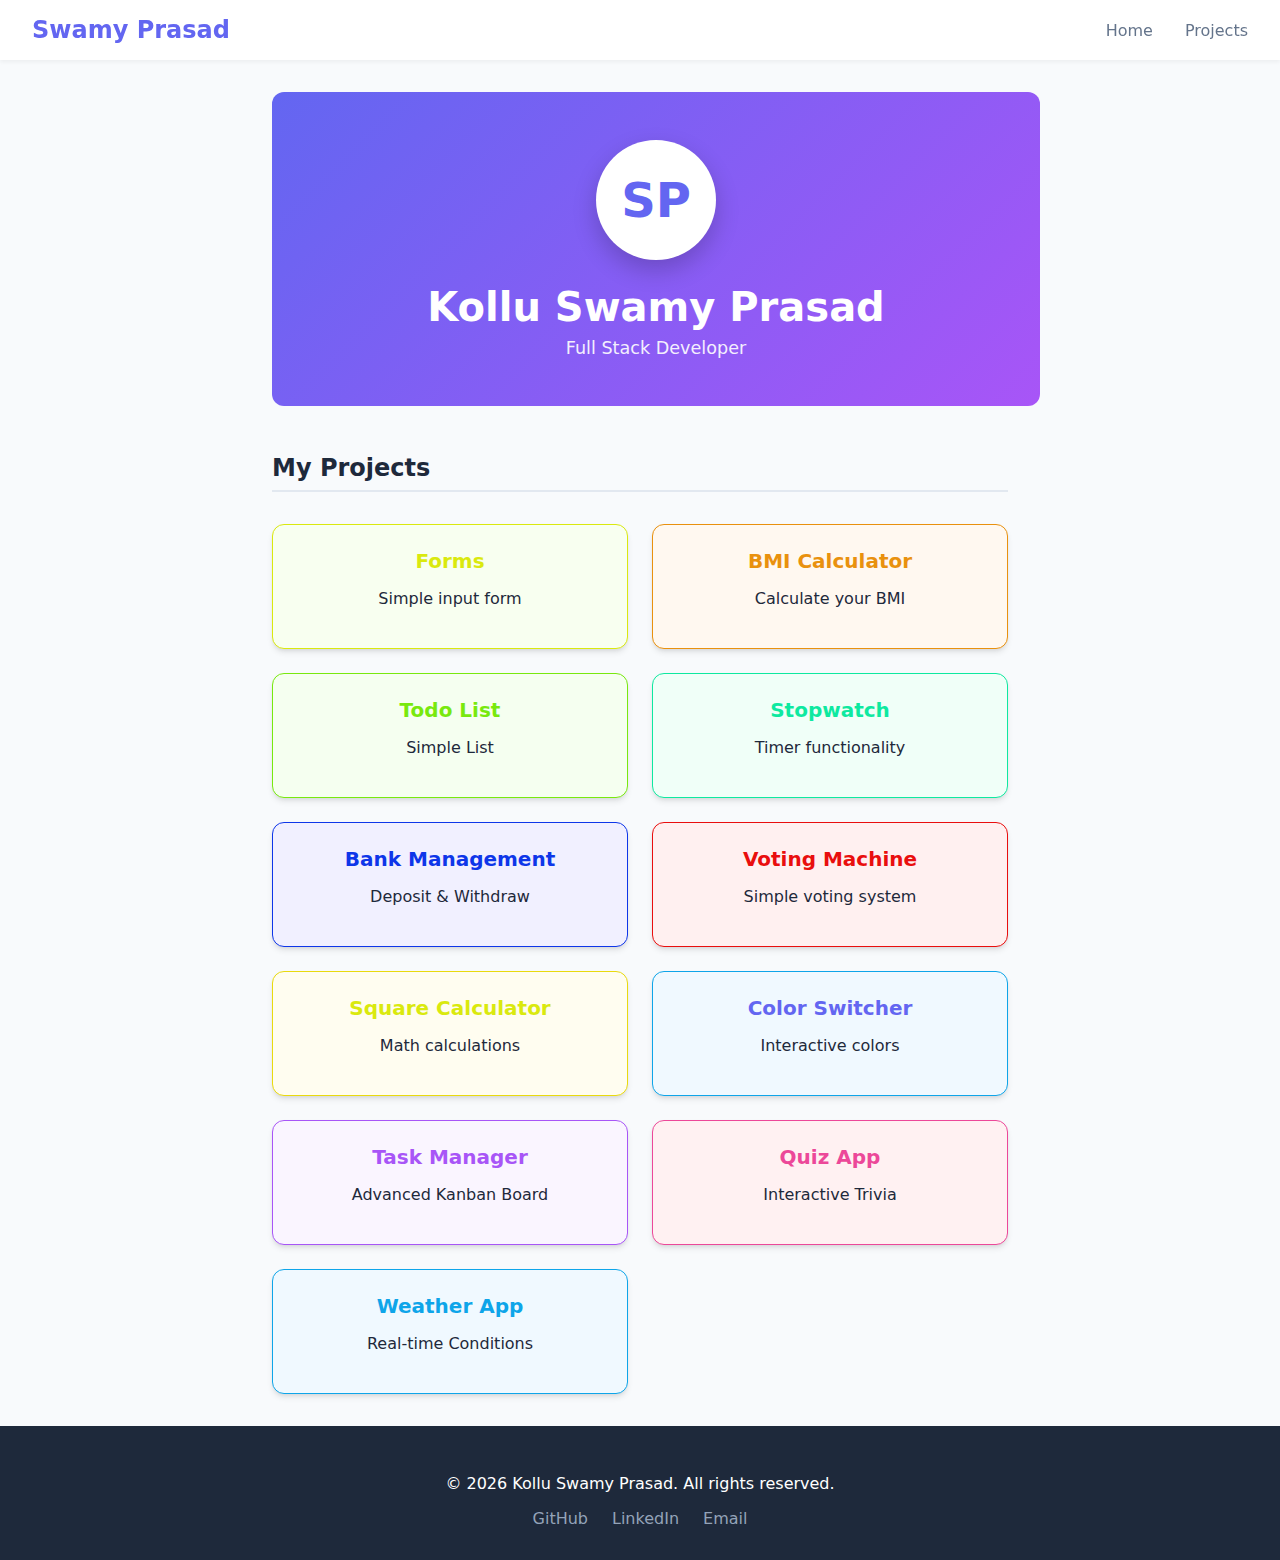
<file: index.html>
<!DOCTYPE html>
<html lang="en">

<head>
    <meta charset="UTF-8">
    <meta name="viewport" content="width=device-width, initial-scale=1.0">
    <title>Microcodes Dashboard</title>
    <link rel="stylesheet" href="styles.css">
</head>

<body>
    <!-- Navigation -->
    <nav class="navbar">
        <a href="#" class="logo">Swamy Prasad</a>
        <div class="nav-links">
            <a href="#home">Home</a>
            <a href="#projects">Projects</a>
        </div>
    </nav>

    <!-- Main Content -->
    <div class="container" id="home">
        <!-- Hero Section -->
        <div class="hero-section">
            <div class="avatar">SP</div>
            <h1 class="hero-title">Kollu Swamy Prasad</h1>
            <p class="hero-subtitle">Full Stack Developer</p>
        </div>

        <h2 id="projects" style="border-bottom: 2px solid #e2e8f0; padding-bottom: 0.5rem; margin-top: 3rem;">My
            Projects</h2>

        <div class="task-grid">
            <!-- New Core Apps -->
            
            <!-- Existing Microcodes -->
            <a href="1forms.html" class="task-card" style="border-color: #dae90e; background: #f8fff0;">
                <h3 style="color: #dae90e;">Forms</h3>
                <p>Simple input form</p>
            </a>
            <a href="2bmi.html" class="task-card" style="border-color: #e9910e; background: #fff8f0;">
                <h3 style="color: #e9910e;">BMI Calculator</h3>
                <p>Calculate your BMI</p>
            </a>
            <a href="3todolist.html" class="task-card" style="border-color: #78e90e; background: #f5fff0;">
                <h3 style="color: #78e90e;">Todo List</h3>
                <p>Simple List</p>
            </a>
            <a href="4stopwatch.html" class="task-card" style="border-color: #0ee9a0; background: #f0fff8;">
                <h3 style="color: #0ee9a0;">Stopwatch</h3>
                <p>Timer functionality</p>
            </a>
            <a href="5bankmanagment.html" class="task-card" style="border-color: #0e36e9; background: #f1f0ff;">
                <h3 style="color: #0e36e9;">Bank Management</h3>
                <p>Deposit & Withdraw</p>
            </a>
            <a href="6votemachean.html" class="task-card" style="border-color: #e90e0e; background: #fff0f0;">
                <h3 style="color: #e90e0e;">Voting Machine</h3>
                <p>Simple voting system</p>
            </a>
            <a href="7squarcalu.html" class="task-card" style="border-color: #e9da0e; background: #fffdf0;">
                <h3 style="color:#dae90e ;">Square Calculator</h3>
                <p>Math calculations</p>
            </a>
            <a href="8colorchange.html" class="task-card" style="border-color: #0ea5e9; background: #f0f9ff;">
                <h3>Color Switcher</h3>
                <p>Interactive colors</p>
            </a>
            <a href="9taskmanager.html" class="task-card" style="border-color: #a855f7; background: #faf5ff;">
                <h3 style="color: #a855f7;">Task Manager</h3>
                <p>Advanced Kanban Board</p>
            </a>
            <a href="10quizapp.html" class="task-card" style="border-color: #ec4899; background: #fff1f2;">
                <h3 style="color: #ec4899;">Quiz App</h3>
                <p>Interactive Trivia</p>
            </a>
            <a href="11weatherapp.html" class="task-card" style="border-color: #0ea5e9; background: #f0f9ff;">
                <h3 style="color: #0ea5e9;">Weather App</h3>
                <p>Real-time Conditions</p>
            </a>
        </div>
    </div>

    <!-- Footer -->
    <footer class="footer">
        <p>&copy; 2026 Kollu Swamy Prasad. All rights reserved.</p>
        <div class="social-links">
            <a href="https://github.com/swamyprasad9525" target="_blank">GitHub</a>
            <a href="https://www.linkedin.com/in/kollu-swamy-prasad-219ba3297/" target="_blank">LinkedIn</a>
            <a href="mailto:kolliswami784@gmail.com" target="_blank">Email</a>
        </div>
    </footer>
</body>

</html>
</file>
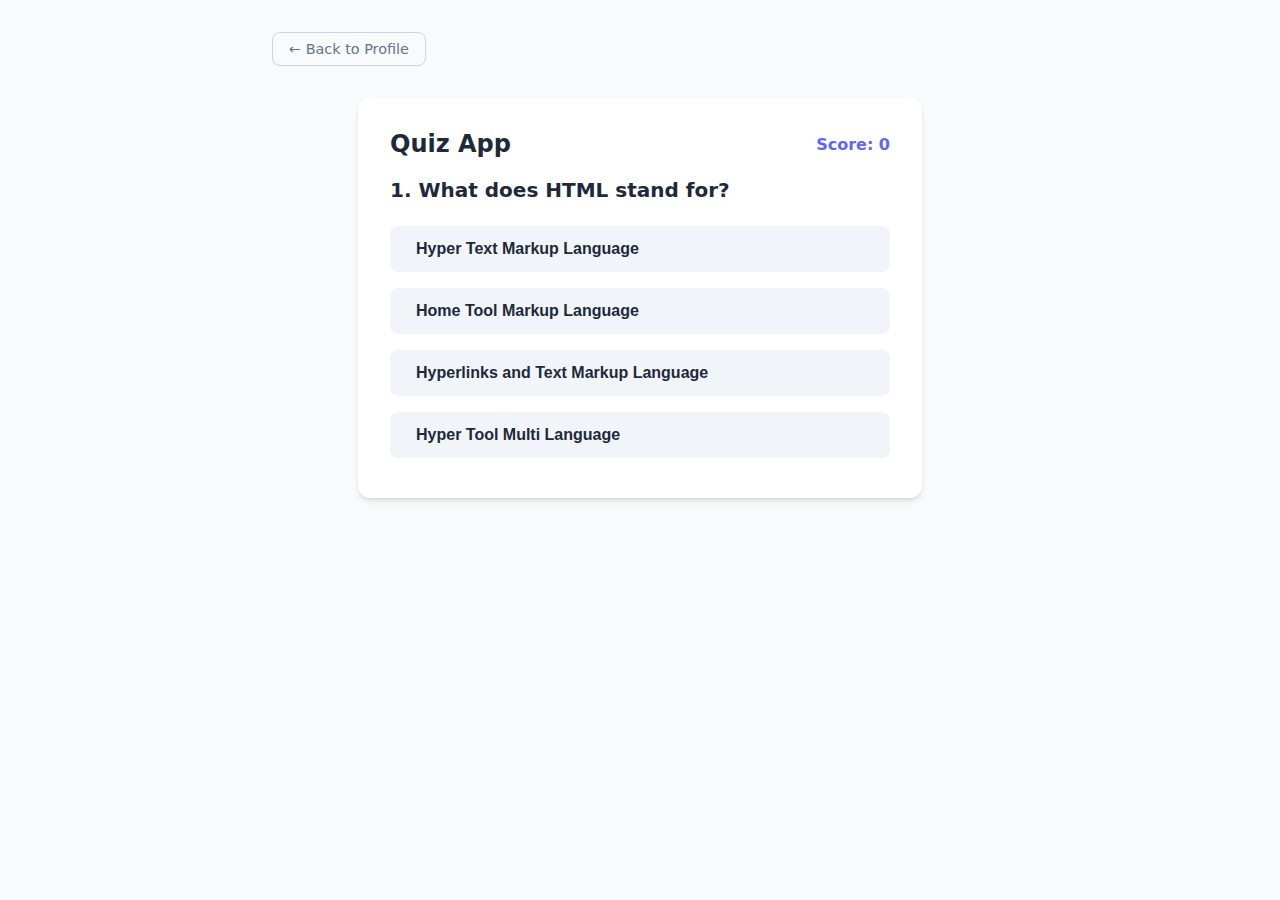
<file: 10quizapp.html>
<!DOCTYPE html>
<html lang="en">

<head>
    <meta charset="UTF-8">
    <meta name="viewport" content="width=device-width, initial-scale=1.0">
    <title>Quiz App</title>
    <link rel="stylesheet" href="styles.css">
    <style>
        .option-btn {
            background-color: #f1f5f9;
            color: var(--text-primary);
            text-align: left;
            margin-bottom: 0.5rem;
            border: 2px solid transparent;
        }

        .option-btn:hover {
            background-color: #e2e8f0;
            border-color: var(--primary-color);
        }

        .option-btn.correct {
            background-color: #dcfce7;
            border-color: #22c55e;
            color: #15803d;
        }

        .option-btn.wrong {
            background-color: #fee2e2;
            border-color: #ef4444;
            color: #b91c1c;
        }

        .hidden {
            display: none;
        }
    </style>
</head>

<body>
    <div class="container">
        <a href="index.html" class="back-btn">← Back to Profile</a>

        <div class="center-box" style="max-width: 500px;">
            <div id="quiz-container">
                <div style="display: flex; justify-content: space-between; align-items: center; margin-bottom: 1rem;">
                    <h2 style="margin: 0;">Quiz App</h2>
                    <span id="score" style="font-weight: bold; color: var(--primary-color);">Score: 0</span>
                </div>

                <div id="question-area">
                    <h3 id="question-text" style="font-size: 1.25rem;">Question goes here...</h3>
                    <div id="options-container">
                        <!-- Options injected here -->
                    </div>
                    <button id="next-btn" class="hidden" onclick="nextQuestion()" style="margin-top: 1rem;">Next
                        Question →</button>
                </div>
            </div>

            <div id="result-area" class="hidden" style="text-align: center;">
                <h2 style="font-size: 2rem;">Quiz Completed!</h2>
                <p style="font-size: 1.5rem;">Your Score: <span id="final-score"
                        style="color: var(--primary-color); font-weight: bold;"></span></p>
                <button onclick="restartQuiz()">Restart Quiz</button>
            </div>
        </div>
    </div>

    <script>
        const questions = [
            {
                question: "What does HTML stand for?",
                options: ["Hyper Text Markup Language", "Home Tool Markup Language", "Hyperlinks and Text Markup Language", "Hyper Tool Multi Language"],
                answer: 0
            },
            {
                question: "Which language is used for styling web pages?",
                options: ["HTML", "JQuery", "CSS", "XML"],
                answer: 2
            },
            {
                question: "What is the correct syntax for referring to an external script called 'app.js'?",
                options: ["<script href='app.js'>", "<script name='app.js'>", "<script src='app.js'>", "<script file='app.js'>"],
                answer: 2
            },
            {
                question: "Which HTML tag is used to define an internal style sheet?",
                options: ["<css>", "<script>", "<style>", "<link>"],
                answer: 2
            }
        ];

        let currentQuestion = 0;
        let score = 0;

        function loadQuestion() {
            const q = questions[currentQuestion];
            document.getElementById('question-text').textContent = `${currentQuestion + 1}. ${q.question}`;
            const optsDiv = document.getElementById('options-container');
            optsDiv.innerHTML = '';

            q.options.forEach((opt, index) => {
                const btn = document.createElement('button');
                btn.className = 'option-btn';
                btn.textContent = opt;
                btn.onclick = () => checkAnswer(index, btn);
                optsDiv.appendChild(btn);
            });
            document.getElementById('next-btn').classList.add('hidden');
        }

        function checkAnswer(selectedIndex, btn) {
            // Disable all buttons
            const buttons = document.querySelectorAll('.option-btn');
            buttons.forEach(b => b.disabled = true);

            const correctIndex = questions[currentQuestion].answer;
            if (selectedIndex === correctIndex) {
                btn.classList.add('correct');
                score++;
                document.getElementById('score').textContent = `Score: ${score}`;
            } else {
                btn.classList.add('wrong');
                // Highlight correct answer
                buttons[correctIndex].classList.add('correct');
            }
            document.getElementById('next-btn').classList.remove('hidden');
        }

        function nextQuestion() {
            currentQuestion++;
            if (currentQuestion < questions.length) {
                loadQuestion();
            } else {
                showResult();
            }
        }

        function showResult() {
            document.getElementById('quiz-container').classList.add('hidden');
            document.getElementById('result-area').classList.remove('hidden');
            document.getElementById('final-score').textContent = `${score} / ${questions.length}`;
        }

        function restartQuiz() {
            currentQuestion = 0;
            score = 0;
            document.getElementById('score').textContent = `Score: 0`;
            document.getElementById('quiz-container').classList.remove('hidden');
            document.getElementById('result-area').classList.add('hidden');
            loadQuestion();
        }

        // Start
        loadQuestion();
    </script>
</body>

</html>
</file>
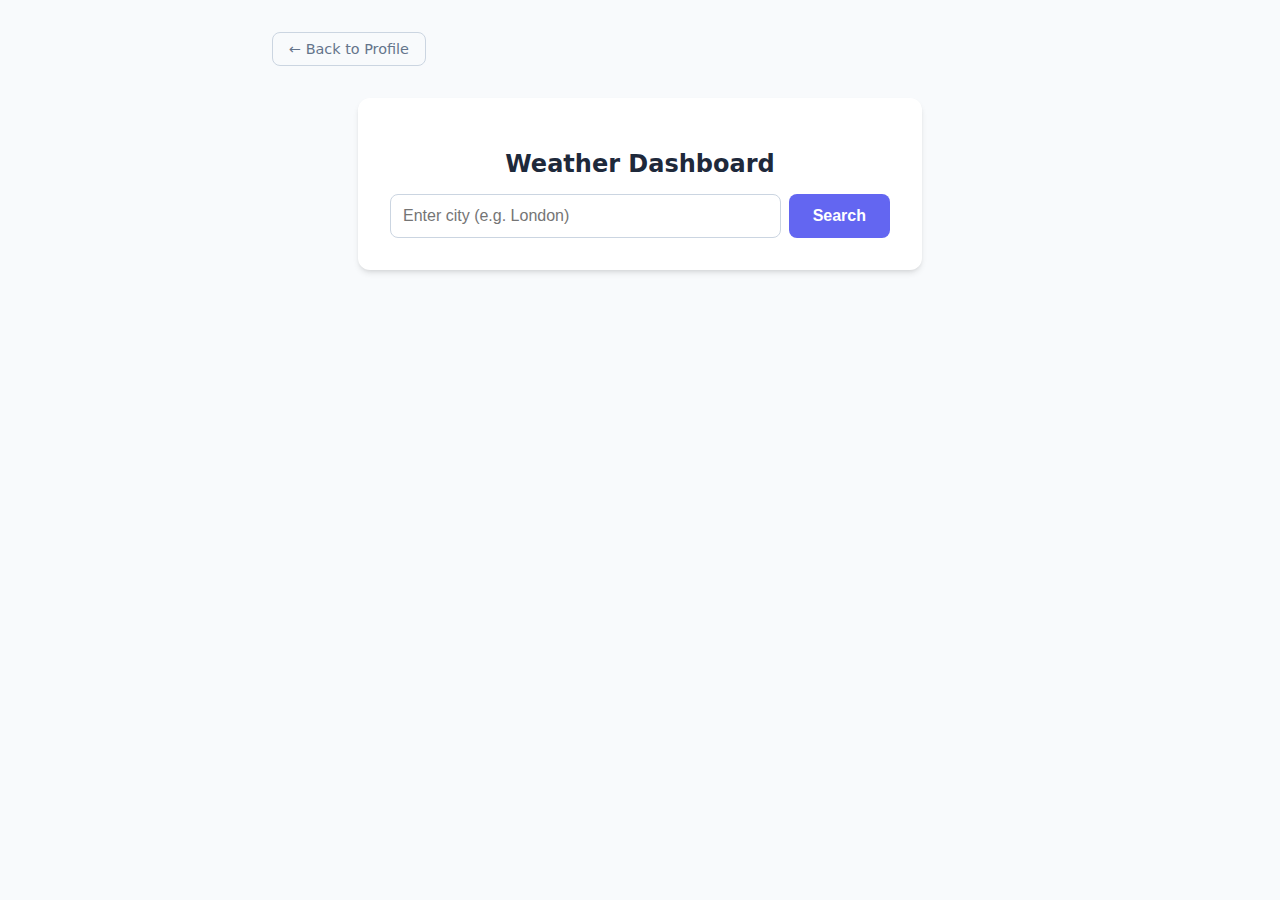
<file: 11weatherapp.html>
<!DOCTYPE html>
<html lang="en">

<head>
    <meta charset="UTF-8">
    <meta name="viewport" content="width=device-width, initial-scale=1.0">
    <title>Weather Dashboard</title>
    <link rel="stylesheet" href="styles.css">
    <style>
        .weather-card {
            text-align: center;
            background: linear-gradient(to bottom right, #38bdf8, #3b82f6);
            color: white;
            padding: 2rem;
            border-radius: 12px;
            margin-top: 1.5rem;
        }

        .temp {
            font-size: 4rem;
            font-weight: bold;
            margin: 0.5rem 0;
        }

        .condition {
            font-size: 1.5rem;
            opacity: 0.9;
            margin-bottom: 0.5rem;
        }

        .details {
            display: flex;
            justify-content: center;
            gap: 2rem;
            margin-top: 1rem;
            opacity: 0.8;
        }
    </style>
</head>

<body>
    <div class="container">
        <a href="index.html" class="back-btn">← Back to Profile</a>

        <div class="center-box" style="max-width: 500px;">
            <h2 style="text-align: center;">Weather Dashboard</h2>

            <div style="display: flex; gap: 0.5rem;">
                <input type="text" id="cityInput" placeholder="Enter city (e.g. London)" style="margin-bottom: 0;">
                <button onclick="getWeather()" style="width: auto; margin-top: 0;">Search</button>
            </div>

            <div id="weatherData" class="weather-card hidden" style="display: none;">
                <h3 id="cityName">City Name</h3>
                <div class="temp"><span id="tempVal">--</span>°C</div>
                <div class="condition" id="conditionText">Clear Sky</div>
                <div class="details">
                    <div>Wind: <span id="windVal">--</span> km/h</div>
                </div>
            </div>

            <p id="errorMsg" style="text-align: center; color: #ef4444; display: none; margin-top: 1rem;">City not found
                or API error.</p>
        </div>
    </div>

    <script>
        async function getWeather() {
            const city = document.getElementById('cityInput').value.trim();
            if (!city) return;

            const errorMsg = document.getElementById('errorMsg');
            const weatherDiv = document.getElementById('weatherData');

            errorMsg.style.display = 'none';
            weatherDiv.style.display = 'none';

            try {
                // 1. Geocoding API to get lat/long
                const geoRes = await fetch(`https://geocoding-api.open-meteo.com/v1/search?name=${city}&count=1&language=en&format=json`);
                const geoData = await geoRes.json();

                if (!geoData.results || geoData.results.length === 0) {
                    throw new Error('City not found');
                }

                const { latitude, longitude, name, country } = geoData.results[0];

                // 2. Weather API
                const weatherRes = await fetch(`https://api.open-meteo.com/v1/forecast?latitude=${latitude}&longitude=${longitude}&current_weather=true`);
                const weatherData = await weatherRes.json();

                // 3. Update UI
                document.getElementById('cityName').textContent = `${name}, ${country}`;
                document.getElementById('tempVal').textContent = weatherData.current_weather.temperature;
                document.getElementById('windVal').textContent = weatherData.current_weather.windspeed;

                // Map WMO codes to text (simple version)
                const code = weatherData.current_weather.weathercode;
                let condition = "Clear";
                if (code > 0 && code <= 3) condition = "Partly Cloudy";
                else if (code > 3 && code <= 48) condition = "Foggy";
                else if (code > 48 && code <= 67) condition = "Rainy";
                else if (code > 67 && code <= 77) condition = "Snowy";
                else if (code > 80) condition = "Stormy";

                document.getElementById('conditionText').textContent = condition;

                weatherDiv.style.display = 'block';

            } catch (err) {
                console.error(err);
                errorMsg.style.display = 'block';
                errorMsg.textContent = "Could not fetch weather data. Please try again.";
            }
        }
    </script>
</body>

</html>
</file>
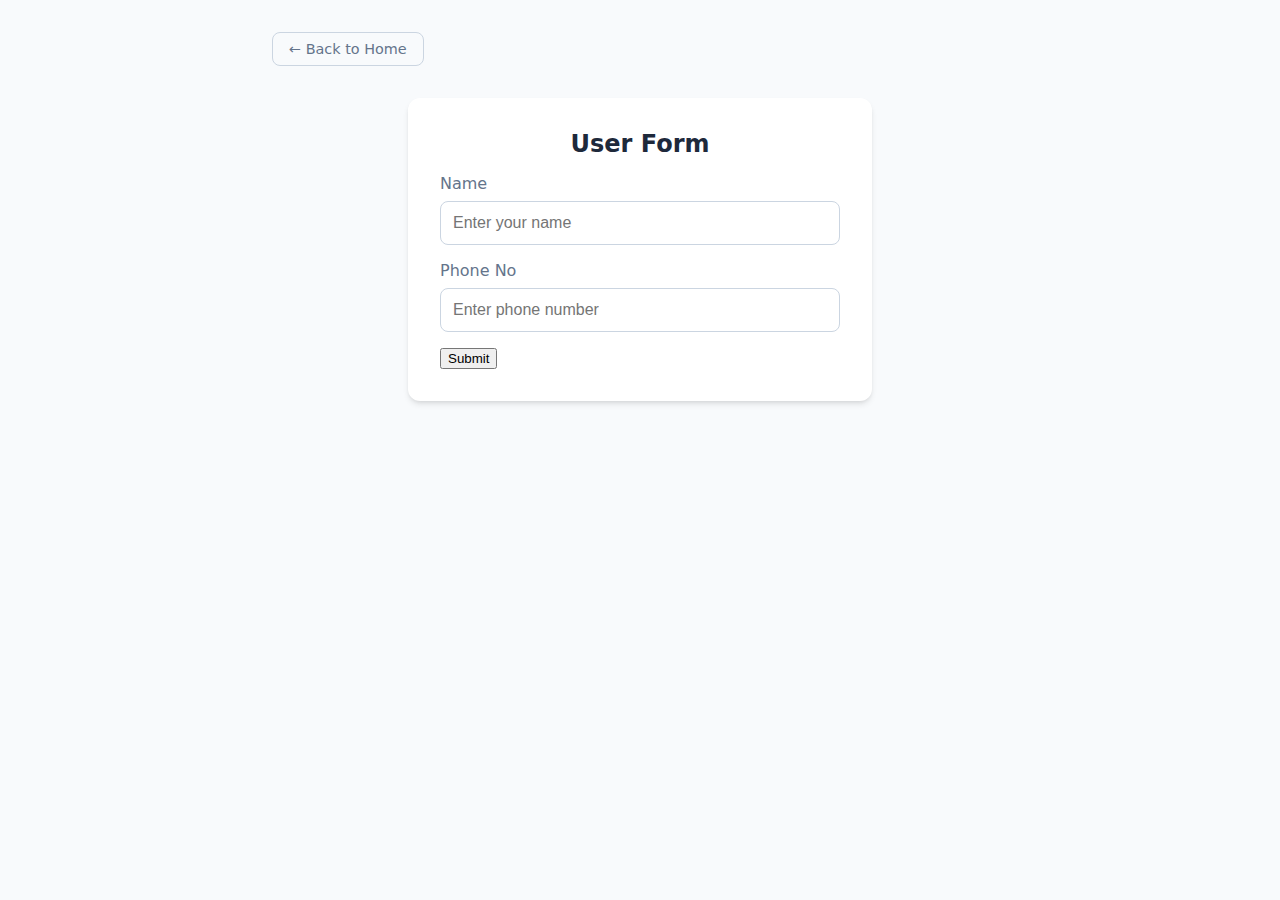
<file: 1forms.html>
<!DOCTYPE html>
<html lang="en">

<head>
    <meta charset="UTF-8">
    <meta name="viewport" content="width=device-width, initial-scale=1.0">
    <title>Forms</title>
    <link rel="stylesheet" href="styles.css">
</head>

<body>
    <div class="container">
        <a href="index.html" class="back-btn">← Back to Home</a>

        <div class="center-box">
            <h2 style="text-align: center; margin-top: 0;">User Form</h2>
            <form onsubmit="alertfunction(event)">
                <label for="name">Name</label>
                <input type="text" placeholder="Enter your name" id="name" required>

                <label for="phone">Phone No</label>
                <input type="number" placeholder="Enter phone number" id="phone">

                <input type="submit" value="Submit">
            </form>
        </div>
    </div>

    <script>
        function alertfunction(event) {
            event.preventDefault();
            const n = document.getElementById("name").value;
            alert(`Hi ${n}`);
            console.log(n);
        }
    </script>
</body>

</html>
</file>
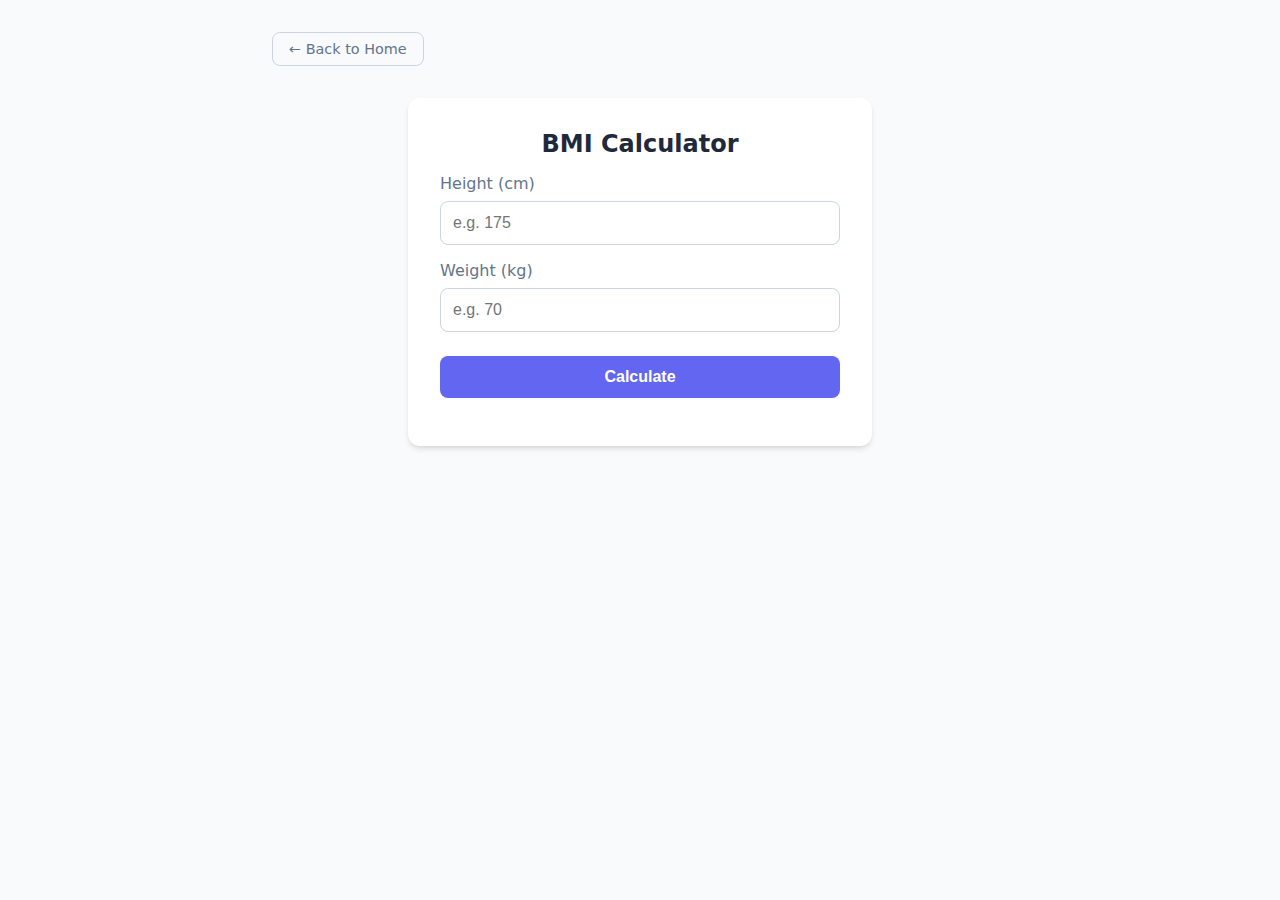
<file: 2bmi.html>
<!DOCTYPE html>
<html lang="en">

<head>
  <meta charset="UTF-8">
  <meta name="viewport" content="width=device-width, initial-scale=1.0">
  <title>BMI Calculator</title>
  <link rel="stylesheet" href="styles.css">
</head>

<body>
  <div class="container">
    <a href="index.html" class="back-btn">← Back to Home</a>

    <div class="center-box">
      <h2 style="text-align: center; margin-top: 0;">BMI Calculator</h2>
      <label for="height">Height (cm)</label>
      <input type="number" id="height" placeholder="e.g. 175" required>

      <label for="weight">Weight (kg)</label>
      <input type="number" id="weight" placeholder="e.g. 70" required>

      <button onclick="calculateBMI()">Calculate</button>
      <div id="bmiResult" style="margin-top: 1rem; text-align: center; font-weight: bold; color: var(--primary-color);">
      </div>
    </div>
  </div>

  <script>
    function calculateBMI() {
      const h = parseFloat(document.getElementById('height').value) / 100;
      const w = parseFloat(document.getElementById('weight').value);
      if (h > 0 && w > 0) {
        const bmi = (w / (h * h)).toFixed(2);
        document.getElementById('bmiResult').textContent = `Your BMI is ${bmi}`;
      } else {
        document.getElementById('bmiResult').textContent = 'Please enter valid values.';
      }
    }
  </script>
</body>

</html>
</file>
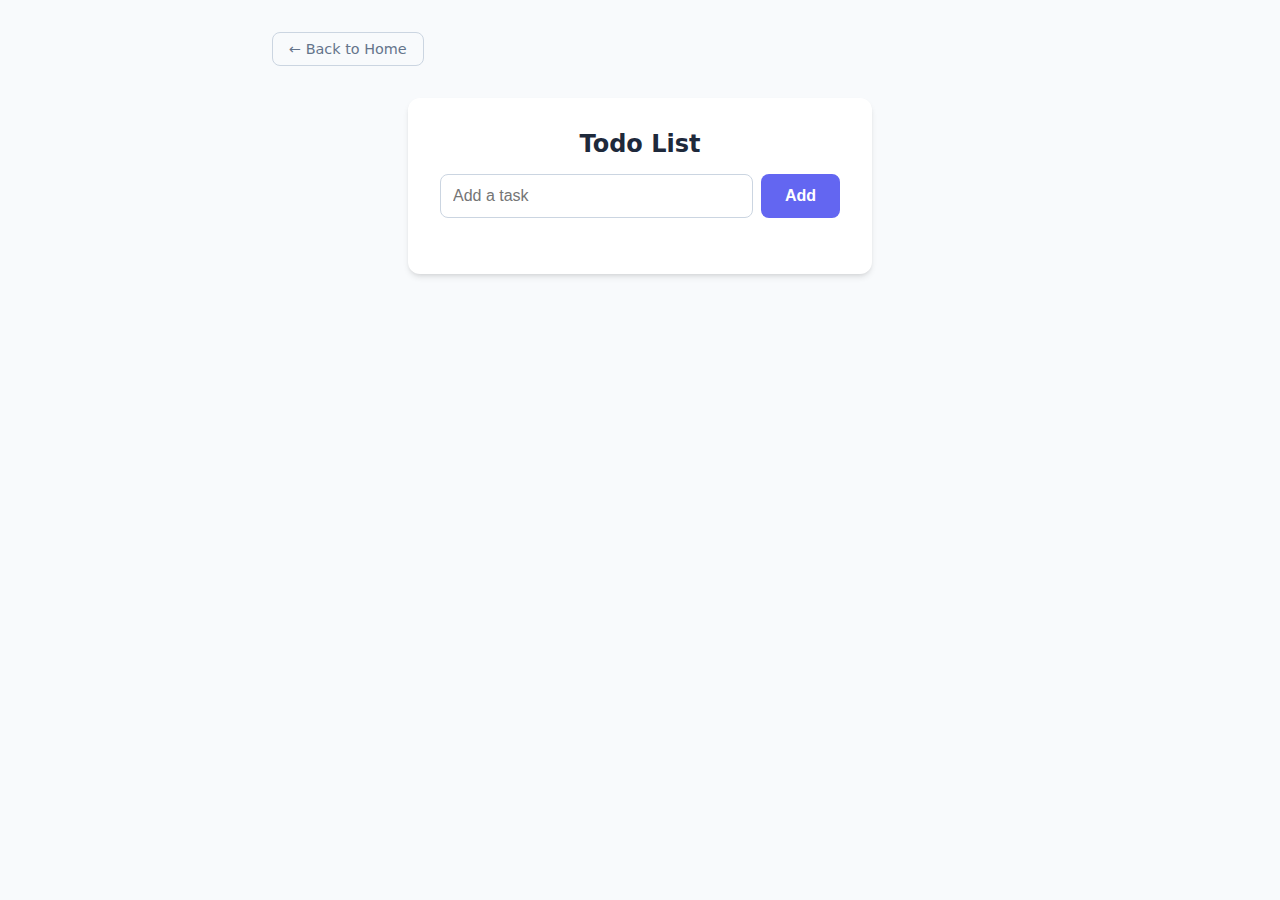
<file: 3todolist.html>
<!DOCTYPE html>
<html lang="en">

<head>
  <meta charset="UTF-8">
  <meta name="viewport" content="width=device-width, initial-scale=1.0">
  <title>Todo List</title>
  <link rel="stylesheet" href="styles.css">
  <style>
    ul {
      padding: 0;
      list-style: none;
    }

    li {
      background: #f1f5f9;
      margin: 0.5rem 0;
      padding: 0.75rem;
      border-radius: 8px;
      display: flex;
      justify-content: space-between;
      align-items: center;
    }

    li button {
      width: auto;
      margin: 0;
      padding: 0.25rem 0.75rem;
      background-color: #ef4444;
      font-size: 0.8rem;
    }

    li button:hover {
      background-color: #dc2626;
    }
  </style>
</head>

<body>
  <div class="container">
    <a href="index.html" class="back-btn">← Back to Home</a>

    <div class="center-box">
      <h2 style="text-align: center; margin-top: 0;">Todo List</h2>
      <div style="display: flex; gap: 0.5rem;">
        <input type="text" id="todoInput" placeholder="Add a task" style="margin-bottom: 0;">
        <button onclick="addTodo()" style="width: auto; margin-top: 0;">Add</button>
      </div>
      <ul id="todoList" style="margin-top: 1.5rem;"></ul>
    </div>
  </div>

  <script>
    function addTodo() {
      const input = document.getElementById('todoInput');
      const value = input.value.trim();
      if (value) {
        const li = document.createElement('li');

        const span = document.createElement('span');
        span.textContent = value;
        li.appendChild(span);

        const btn = document.createElement('button');
        btn.textContent = 'Delete';
        btn.onclick = () => li.remove();
        li.appendChild(btn);

        document.getElementById('todoList').appendChild(li);
        input.value = '';
      }
    }
  </script>
</body>

</html>
</file>
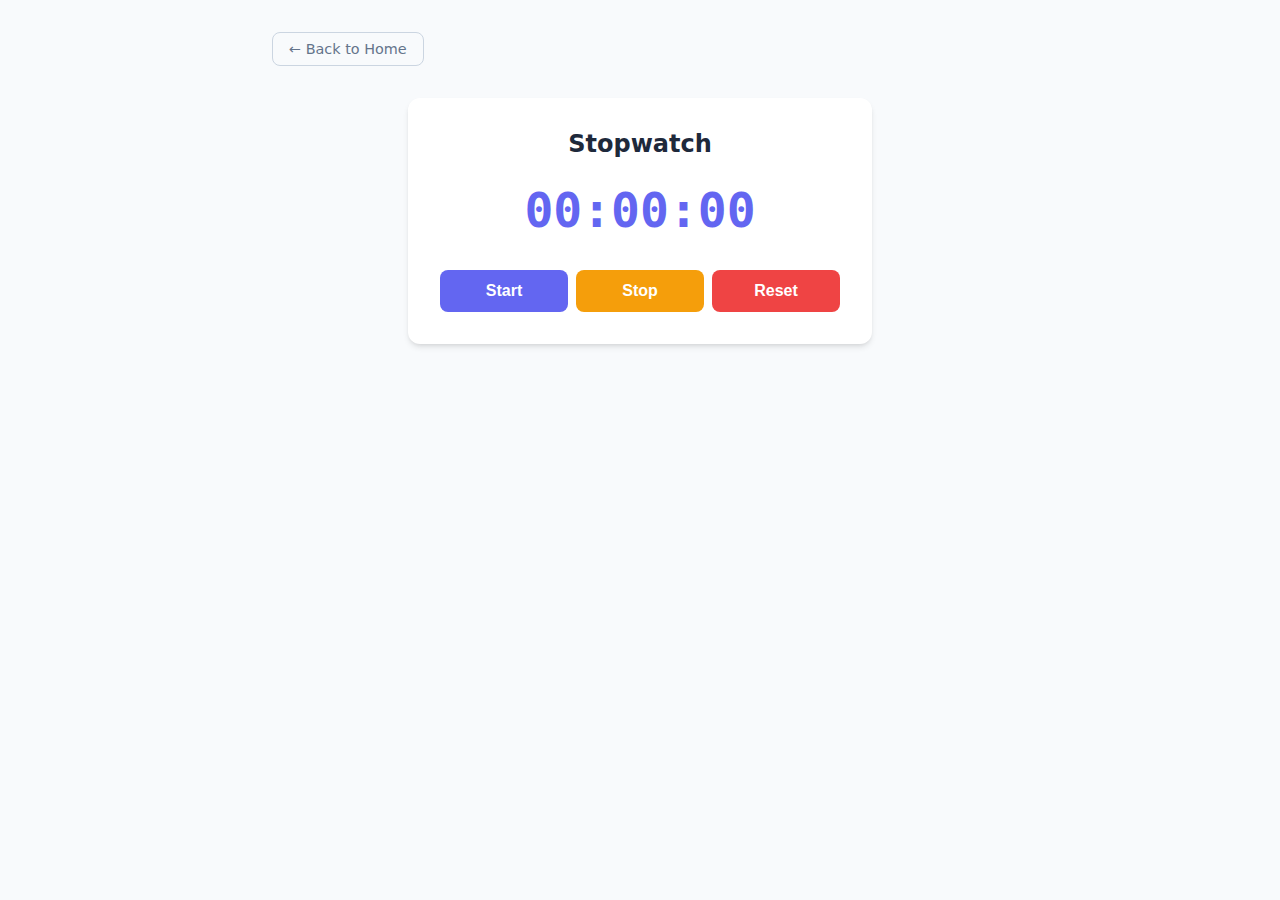
<file: 4stopwatch.html>
<!DOCTYPE html>
<html lang="en">

<head>
  <meta charset="UTF-8">
  <meta name="viewport" content="width=device-width, initial-scale=1.0">
  <title>Stopwatch</title>
  <link rel="stylesheet" href="styles.css">
  <style>
    .timer-display {
      font-size: 3rem;
      font-family: monospace;
      color: var(--primary-color);
      margin: 1.5rem 0;
      font-weight: bold;
    }

    .controls {
      display: flex;
      gap: 0.5rem;
    }

    .controls button {
      flex: 1;
    }
  </style>
</head>

<body>
  <div class="container">
    <a href="index.html" class="back-btn">← Back to Home</a>

    <div class="center-box" style="text-align: center;">
      <h2 style="margin-top: 0;">Stopwatch</h2>
      <div id="display" class="timer-display">00:00:00</div>
      <div class="controls">
        <button onclick="start()">Start</button>
        <button onclick="stop()" style="background-color: #f59e0b;">Stop</button>
        <button onclick="reset()" style="background-color: #ef4444;">Reset</button>
      </div>
    </div>
  </div>

  <script>
    let timer, sec = 0;
    function updateDisplay() {
      let h = String(Math.floor(sec / 3600)).padStart(2, '0');
      let m = String(Math.floor((sec % 3600) / 60)).padStart(2, '0');
      let s = String(sec % 60).padStart(2, '0');
      document.getElementById('display').textContent = `${h}:${m}:${s}`;
    }
    function start() {
      if (!timer) timer = setInterval(() => { sec++; updateDisplay(); }, 1000);
    }
    function stop() {
      clearInterval(timer); timer = null;
    }
    function reset() {
      stop(); sec = 0; updateDisplay();
    }
  </script>
</body>

</html>
</file>
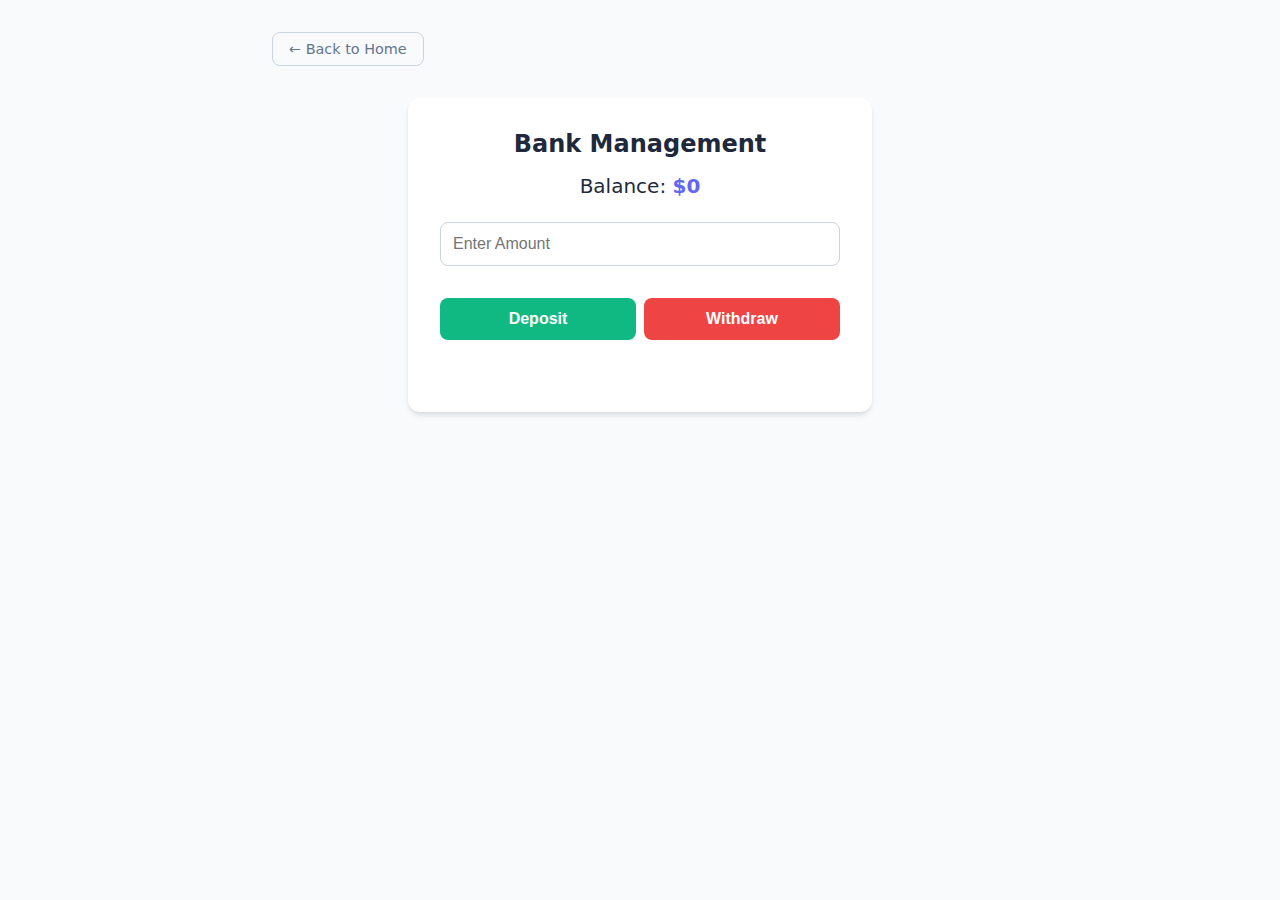
<file: 5bankmanagment.html>
<!DOCTYPE html>
<html lang="en">

<head>
  <meta charset="UTF-8">
  <meta name="viewport" content="width=device-width, initial-scale=1.0">
  <title>Bank Management</title>
  <link rel="stylesheet" href="styles.css">
</head>

<body>
  <div class="container">
    <a href="index.html" class="back-btn">← Back to Home</a>

    <div class="center-box">
      <h2 style="text-align: center; margin-top: 0;">Bank Management</h2>
      <div style="font-size: 1.25rem; text-align: center; margin-bottom: 1.5rem;">
        Balance: <strong style="color: var(--primary-color);">$<span id="balance">0</span></strong>
      </div>

      <input type="number" id="amount" placeholder="Enter Amount" required>

      <div style="display: flex; gap: 0.5rem; margin-top: 0.5rem;">
        <button onclick="deposit()" style="background-color: #10b981;">Deposit</button>
        <button onclick="withdraw()" style="background-color: #ef4444;">Withdraw</button>
      </div>

      <div id="msg" style="margin-top: 1rem; text-align: center; color: #ef4444; height: 1.5rem;"></div>
    </div>
  </div>

  <script>
    let balance = 0;
    function update() {
      document.getElementById('balance').textContent = balance;
    }
    function deposit() {
      const amt = parseFloat(document.getElementById('amount').value);
      if (amt > 0) { balance += amt; update(); document.getElementById('msg').textContent = ''; }
      else document.getElementById('msg').textContent = 'Enter a valid amount.';
    }
    function withdraw() {
      const amt = parseFloat(document.getElementById('amount').value);
      if (amt > 0 && amt <= balance) { balance -= amt; update(); document.getElementById('msg').textContent = ''; }
      else document.getElementById('msg').textContent = 'Invalid or insufficient funds.';
    }
  </script>
</body>

</html>
</file>
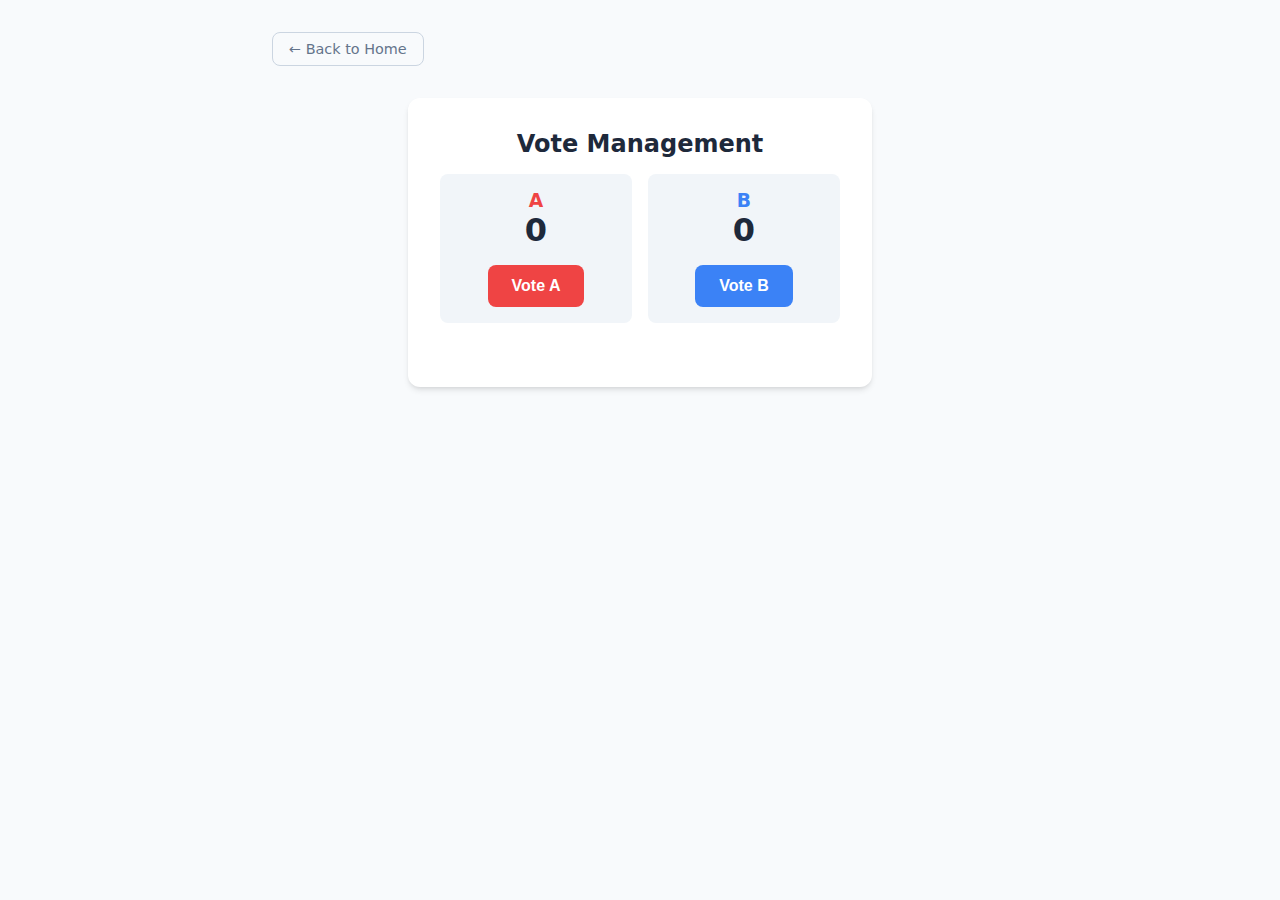
<file: 6votemachean.html>
<!DOCTYPE html>
<html lang="en">

<head>
  <meta charset="UTF-8">
  <meta name="viewport" content="width=device-width, initial-scale=1.0">
  <title>Vote Management</title>
  <link rel="stylesheet" href="styles.css">
</head>

<body>
  <div class="container">
    <a href="index.html" class="back-btn">← Back to Home</a>

    <div class="center-box">
      <h2 style="text-align: center; margin-top: 0;">Vote Management</h2>
      <div style="display: flex; gap: 1rem; justify-content: center; margin-bottom: 2rem;">
        <div style="text-align: center; flex: 1; padding: 1rem; background: #f1f5f9; border-radius: 8px;">
          <h3 style="margin: 0; color: #ef4444;">A</h3>
          <div id="a" style="font-size: 2rem; font-weight: bold;">0</div>
          <button onclick="vote('A')" style="background-color: #ef4444; width: auto; margin-top: 1rem;">Vote A</button>
        </div>
        <div style="text-align: center; flex: 1; padding: 1rem; background: #f1f5f9; border-radius: 8px;">
          <h3 style="margin: 0; color: #3b82f6;">B</h3>
          <div id="b" style="font-size: 2rem; font-weight: bold;">0</div>
          <button onclick="vote('B')" style="background-color: #3b82f6; width: auto; margin-top: 1rem;">Vote B</button>
        </div>
      </div>
    </div>
  </div>

  <script>
    let votes = { A: 0, B: 0 };
    function vote(option) {
      votes[option]++;
      document.getElementById(option.toLowerCase()).textContent = votes[option];
    }
  </script>
</body>

</html>
</file>
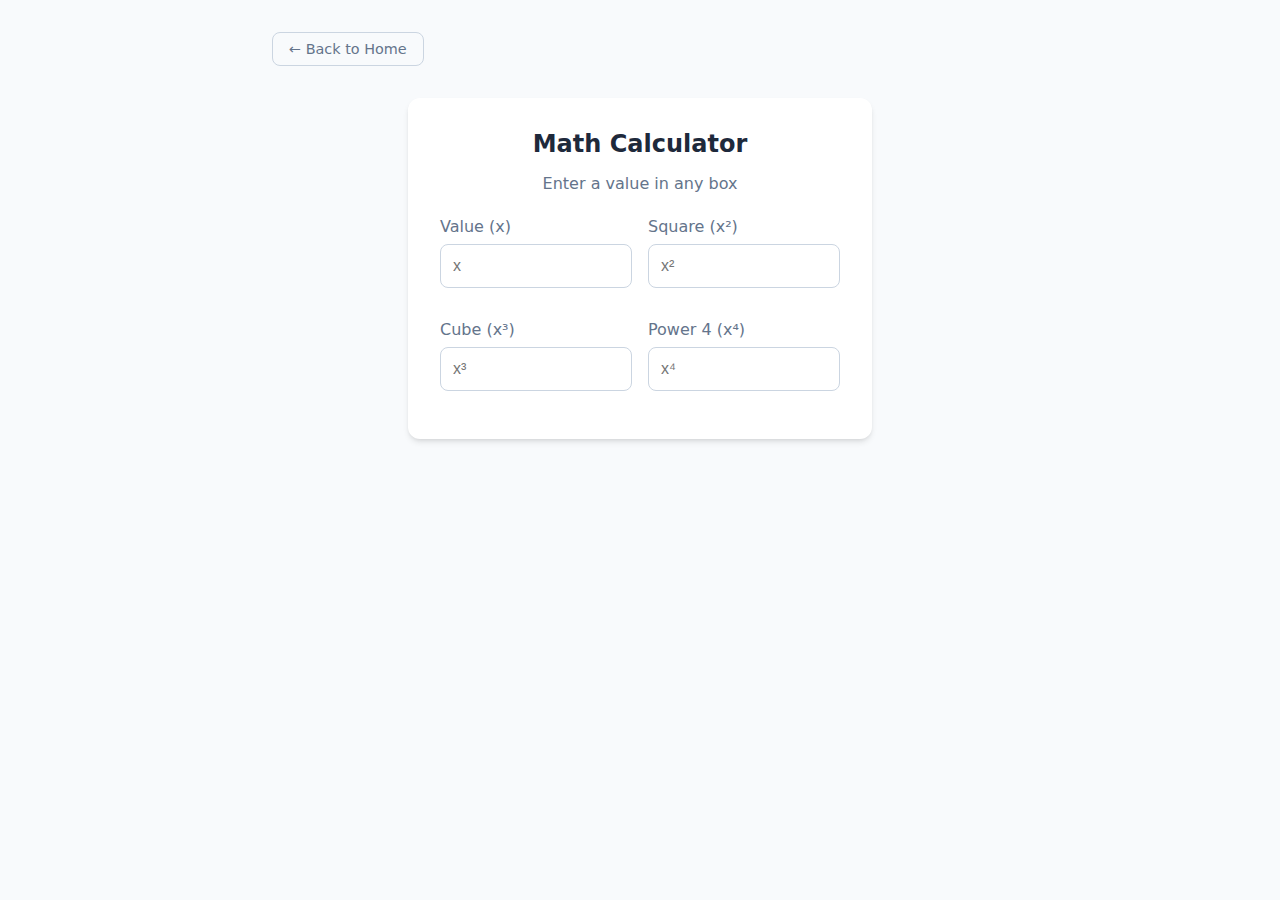
<file: 7squarcalu.html>
<!DOCTYPE html>
<html lang="en">

<head>
    <meta charset="UTF-8">
    <meta name="viewport" content="width=device-width, initial-scale=1.0">
    <title>Square Calculator</title>
    <link rel="stylesheet" href="styles.css">
    <style>
        .calc-grid {
            display: grid;
            grid-template-columns: 1fr 1fr;
            gap: 1rem;
            margin-top: 1.5rem;
        }
    </style>
</head>

<body>
    <div class="container">
        <a href="index.html" class="back-btn">← Back to Home</a>

        <div class="center-box">
            <h2 style="text-align: center; margin-top: 0;">Math Calculator</h2>
            <p style="text-align: center; color: var(--text-secondary); margin-bottom: 0;">Enter a value in any box</p>

            <div class="calc-grid">
                <div>
                    <label for="one">Value (x)</label>
                    <input id="one" type="number" placeholder="x">
                </div>
                <div>
                    <label for="two">Square (x²)</label>
                    <input id="two" type="number" placeholder="x²">
                </div>
                <div>
                    <label for="three">Cube (x³)</label>
                    <input id="three" type="number" placeholder="x³">
                </div>
                <div>
                    <label for="four">Power 4 (x⁴)</label>
                    <input id="four" type="number" placeholder="x⁴">
                </div>
            </div>
        </div>
    </div>

    <script>
        let a = document.querySelector('#one')
        let b = document.querySelector('#two')
        let c = document.querySelector('#three')
        let d = document.querySelector('#four')

        a.addEventListener("input", () => {
            let val = parseFloat(a.value);
            if (isNaN(val)) return;
            let square = Math.pow(val, 2);
            let cube = Math.pow(val, 3);
            let quard = Math.pow(val, 4);
            b.value = square;
            c.value = cube;
            d.value = quard;
        })

        b.addEventListener("input", () => {
            let val = parseFloat(b.value);
            if (isNaN(val)) return;
            let single = Math.sqrt(val)
            let cube = Math.pow(single, 3)
            let quard = Math.pow(single, 4)
            a.value = single;
            c.value = cube;
            d.value = quard
        })

        c.addEventListener("input", () => {
            let val = parseFloat(c.value);
            if (isNaN(val)) return;
            let single = Math.pow(val, 1 / 3)
            let sqr = Math.pow(single, 2)
            let quard = Math.pow(single, 4)
            a.value = single;
            b.value = sqr;
            d.value = quard
        })

        d.addEventListener("input", () => {
            let val = parseFloat(d.value);
            if (isNaN(val)) return;
            let single = Math.pow(val, 1 / 4)
            let sqr = Math.pow(single, 2)
            let cube = Math.pow(single, 3)
            a.value = single;
            c.value = cube;
            b.value = sqr
        })
    </script>
</body>

</html>
</file>
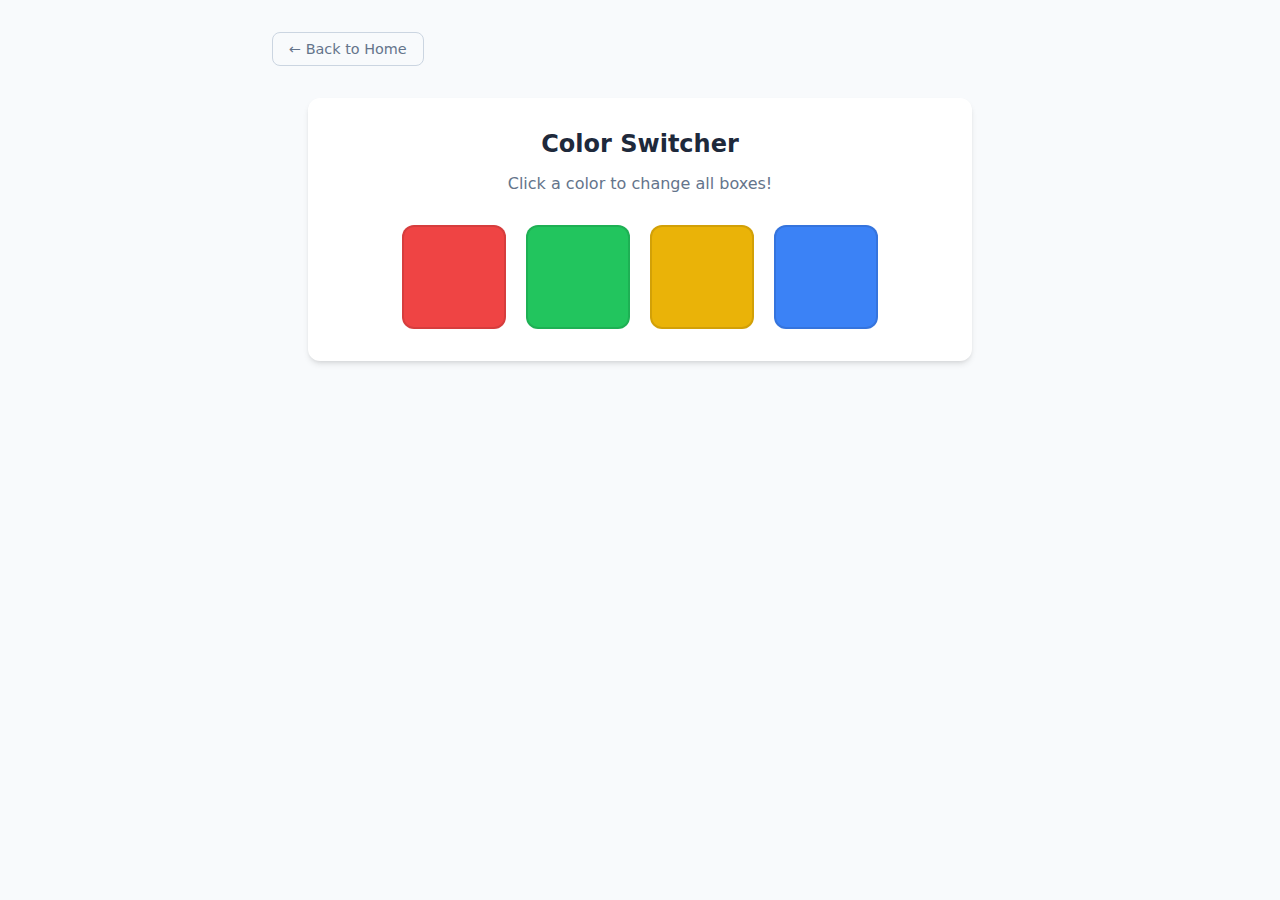
<file: 8colorchange.html>
<!DOCTYPE html>
<html lang="en">

<head>
    <meta charset="UTF-8">
    <meta name="viewport" content="width=device-width, initial-scale=1.0">
    <title>Scalable Color Switcher</title>
    <link rel="stylesheet" href="styles.css">
    <style>
        .color-grid {
            display: flex;
            flex-wrap: wrap;
            gap: 20px;
            justify-content: center;
            margin-top: 2rem;
        }

        .box {
            height: 100px;
            width: 100px;
            border-radius: 12px;
            cursor: pointer;
            transition: transform 0.2s, box-shadow 0.2s;
            border: 2px solid rgba(0, 0, 0, 0.1);
        }

        .box:hover {
            transform: scale(1.05);
            box-shadow: 0 10px 15px -3px rgba(0, 0, 0, 0.1);
        }
    </style>
</head>

<body>
    <div class="container">
        <a href="index.html" class="back-btn">← Back to Home</a>

        <div class="center-box" style="max-width: 600px;">
            <h2 style="text-align: center; margin-top: 0;">Color Switcher</h2>
            <p style="text-align: center; color: var(--text-secondary);">Click a color to change all boxes!</p>

            <div class="color-grid">
                <div class="box" data-color="#ef4444" style="background-color: #ef4444;"></div>
                <div class="box" data-color="#22c55e" style="background-color: #22c55e;"></div>
                <div class="box" data-color="#eab308" style="background-color: #eab308;"></div>
                <div class="box" data-color="#3b82f6" style="background-color: #3b82f6;"></div>
            </div>
        </div>
    </div>

    <script>
        const allBoxes = document.querySelectorAll('.box');

        allBoxes.forEach((clickedBox) => {
            clickedBox.addEventListener('click', () => {
                const newColor = clickedBox.getAttribute('data-color');
                allBoxes.forEach((box) => {
                    box.style.backgroundColor = newColor;
                });
            });
        });
    </script>
</body>

</html>


<!-- <!DOCTYPE html>
<html lang="en">
<head>
    <meta charset="UTF-8">
    <meta name="viewport" content="width=device-width, initial-scale=1.0">
    <title>box</title>
    <link rel="stylesheet" href="style.css">
</head>
<body class="color-div main">
    
        <div class="first">
            <div class="one"></div>
            <div class="two "></div>
        </div>
        <div class="second">
            <div class="three"></div>
            <div class="four"></div>
        </div>
    
    <script src="script.js"></script>
</body>
</html> -->
</file>
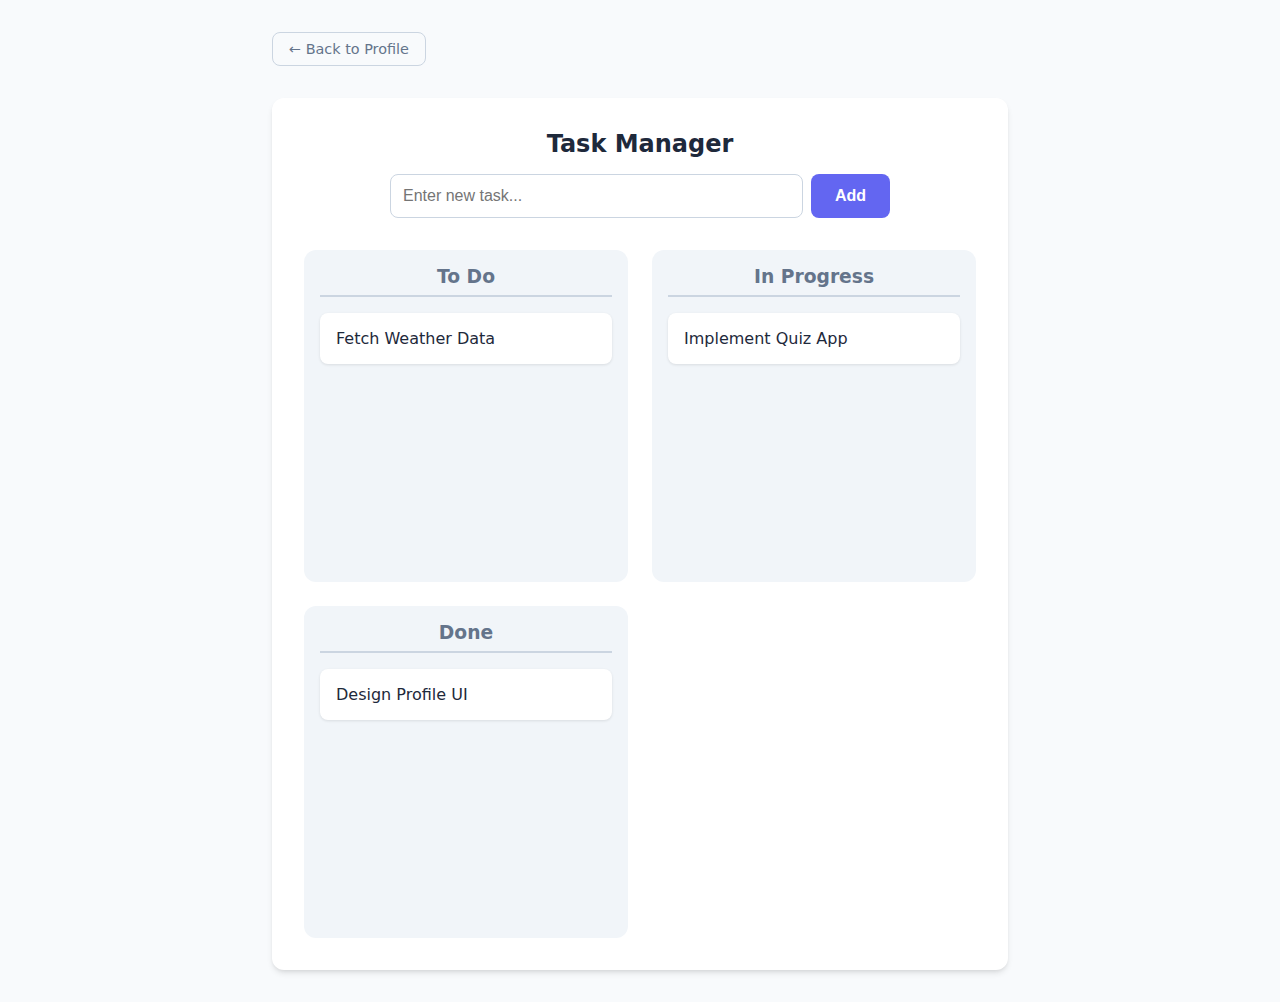
<file: 9taskmanager.html>
<!DOCTYPE html>
<html lang="en">

<head>
    <meta charset="UTF-8">
    <meta name="viewport" content="width=device-width, initial-scale=1.0">
    <title>Task Manager</title>
    <link rel="stylesheet" href="styles.css">
    <style>
        .kanban-board {
            display: grid;
            grid-template-columns: repeat(auto-fit, minmax(250px, 1fr));
            gap: 1.5rem;
            margin-top: 2rem;
            width: 100%;
        }

        .column {
            background: #f1f5f9;
            padding: 1rem;
            border-radius: var(--border-radius);
            min-height: 300px;
        }

        .column h3 {
            text-align: center;
            border-bottom: 2px solid #cbd5e1;
            padding-bottom: 0.5rem;
            margin-top: 0;
            color: var(--text-secondary);
        }

        .task-item {
            background: white;
            padding: 1rem;
            margin-bottom: 0.75rem;
            border-radius: 8px;
            box-shadow: 0 1px 3px rgba(0, 0, 0, 0.1);
            cursor: pointer;
            transition: transform 0.2s;
        }

        .task-item:hover {
            transform: translateY(-2px);
        }
    </style>
</head>

<body>
    <div class="container">
        <a href="index.html" class="back-btn">← Back to Profile</a>

        <div style="background: white; padding: 2rem; border-radius: 12px; box-shadow: var(--shadow);">
            <h2 style="text-align: center; margin-top: 0;">Task Manager</h2>

            <div style="display: flex; gap: 0.5rem; max-width: 500px; margin: 0 auto;">
                <input type="text" id="newTaskInput" placeholder="Enter new task..." style="margin-bottom: 0;">
                <button onclick="addTask()" style="width: auto; margin-top: 0;">Add</button>
            </div>

            <div class="kanban-board">
                <div class="column" id="col-todo">
                    <h3>To Do</h3>
                    <div class="task-list" id="list-todo"></div>
                </div>
                <div class="column" id="col-progress">
                    <h3>In Progress</h3>
                    <div class="task-list" id="list-progress"></div>
                </div>
                <div class="column" id="col-done">
                    <h3>Done</h3>
                    <div class="task-list" id="list-done"></div>
                </div>
            </div>
        </div>
    </div>

    <script>
        function addTask() {
            const input = document.getElementById('newTaskInput');
            const text = input.value.trim();
            if (!text) return;

            createTaskElement(text, 'list-todo');
            input.value = '';
        }

        function createTaskElement(text, parentId) {
            const div = document.createElement('div');
            div.className = 'task-item';
            div.textContent = text;
            div.onclick = function () {
                moveTask(div);
            };
            document.getElementById(parentId).appendChild(div);
        }

        function moveTask(element) {
            const parentId = element.parentElement.id;
            let targetId;

            if (parentId === 'list-todo') targetId = 'list-progress';
            else if (parentId === 'list-progress') targetId = 'list-done';
            else if (parentId === 'list-done') {
                if (confirm('Delete this task?')) {
                    element.remove();
                    return;
                }
                targetId = 'list-todo'; // Cycle back or do nothing? Let's cycle for fun
            }

            if (targetId) {
                document.getElementById(targetId).appendChild(element);
            }
        }

        // Add some sample tasks
        createTaskElement('Design Profile UI', 'list-done');
        createTaskElement('Implement Quiz App', 'list-progress');
        createTaskElement('Fetch Weather Data', 'list-todo');
    </script>
</body>

</html>
</file>
<file: styles.css>
:root {
    --primary-color: #6366f1;
    --primary-hover: #4f46e5;
    --background-color: #f8fafc;
    --card-bg: #ffffff;
    --text-primary: #1e293b;
    --text-secondary: #64748b;
    --border-radius: 12px;
    --shadow: 0 4px 6px -1px rgb(0 0 0 / 0.1), 0 2px 4px -2px rgb(0 0 0 / 0.1);
    --shadow-hover: 0 10px 15px -3px rgb(0 0 0 / 0.1), 0 4px 6px -4px rgb(0 0 0 / 0.1);
    --font-family: 'Inter', system-ui, -apple-system, sans-serif;
}

body {
    font-family: var(--font-family);
    background-color: var(--background-color);
    color: var(--text-primary);
    margin: 0;
    padding: 0;
    min-height: 100vh;
    display: flex;
    flex-direction: column;
    align-items: center;
}

/* Layout Utilities */
.container {
    width: 100%;
    max-width: 800px;
    padding: 2rem;
    box-sizing: border-box;
}

h1,
h2,
h3 {
    color: var(--text-primary);
    margin-bottom: 1rem;
    font-weight: 700;
}

/* Index Page Grid */
.task-grid {
    display: grid;
    grid-template-columns: repeat(auto-fit, minmax(250px, 1fr));
    gap: 1.5rem;
    width: 100%;
    margin-top: 2rem;
}

.task-card {
    background: var(--card-bg);
    border-radius: var(--border-radius);
    padding: 1.5rem;
    box-shadow: var(--shadow);
    transition: all 0.3s ease;
    text-decoration: none;
    color: inherit;
    display: flex;
    flex-direction: column;
    align-items: center;
    justify-content: center;
    text-align: center;
    border: 1px solid transparent;
}

.task-card:hover {
    transform: translateY(-5px);
    box-shadow: var(--shadow-hover);
    border-color: var(--primary-color);
}

.task-card h3 {
    margin: 0;
    font-size: 1.25rem;
    color: var(--primary-color);
}

/* Shared UI Elements */
input[type="text"],
input[type="number"],
input[type="email"],
input[type="password"] {
    width: 100%;
    padding: 0.75rem;
    margin-bottom: 1rem;
    border: 1px solid #cbd5e1;
    border-radius: 8px;
    font-size: 1rem;
    transition: border-color 0.2s;
    box-sizing: border-box;
}

input:focus {
    outline: none;
    border-color: var(--primary-color);
    box-shadow: 0 0 0 3px rgba(99, 102, 241, 0.1);
}

button {
    background-color: var(--primary-color);
    color: white;
    border: none;
    padding: 0.75rem 1.5rem;
    border-radius: 8px;
    font-size: 1rem;
    font-weight: 600;
    cursor: pointer;
    transition: background-color 0.2s;
    width: 100%;
    margin-top: 0.5rem;
}

button:hover {
    background-color: var(--primary-hover);
}

/* Back Button */
.back-btn {
    display: inline-block;
    padding: 0.5rem 1rem;
    background-color: transparent;
    color: var(--text-secondary);
    text-decoration: none;
    border: 1px solid #cbd5e1;
    border-radius: 8px;
    margin-bottom: 2rem;
    transition: all 0.2s;
    font-size: 0.9rem;
    width: auto;
}

.back-btn:hover {
    background-color: white;
    color: var(--primary-color);
    border-color: var(--primary-color);
}

/* Helper Class for centering specific tasks if needed */
.center-box {
    background: white;
    padding: 2rem;
    border-radius: var(--border-radius);
    box-shadow: var(--shadow);
    max-width: 400px;
    width: 100%;
    margin: 0 auto;
}

/* Specific adjustments for existing weird styles */
label {
    display: block;
    margin-bottom: 0.5rem;
    font-weight: 500;
    color: var(--text-secondary);
    text-align: left;
}

/* Profile Specific Styles */
.hero-section {
    text-align: center;
    margin-bottom: 3rem;
    padding: 3rem 1rem;
    background: linear-gradient(135deg, #6366f1 0%, #a855f7 100%);
    border-radius: var(--border-radius);
    color: white;
    width: 100%;
}

.avatar {
    width: 120px;
    height: 120px;
    background-color: white;
    border-radius: 50%;
    margin: 0 auto 1.5rem;
    display: flex;
    align-items: center;
    justify-content: center;
    font-size: 3rem;
    font-weight: bold;
    color: var(--primary-color);
    box-shadow: 0 10px 25px rgba(0, 0, 0, 0.2);
}

.hero-title {
    font-size: 2.5rem;
    margin: 0 0 0.5rem;
    color: white;
}

.hero-subtitle {
    font-size: 1.1rem;
    opacity: 0.9;
    margin: 0;
    font-weight: 400;
}

/* Website Layout Styles */
.navbar {
    background-color: white;
    padding: 1rem 2rem;
    display: flex;
    justify-content: space-between;
    align-items: center;
    box-shadow: 0 2px 4px rgba(0, 0, 0, 0.05);
    position: sticky;
    top: 0;
    z-index: 1000;
    width: 100%;
    box-sizing: border-box;
}

.logo {
    font-weight: 800;
    font-size: 1.5rem;
    color: var(--primary-color);
    text-decoration: none;
}

.nav-links {
    display: flex;
    gap: 2rem;
}

.nav-links a {
    text-decoration: none;
    color: var(--text-secondary);
    font-weight: 500;
    transition: color 0.2s;
}

.nav-links a:hover {
    color: var(--primary-color);
}

.footer {
    background-color: #1e293b;
    color: white;
    padding: 2rem;
    text-align: center;
    width: 100%;
    margin-top: auto;
    /* Push to bottom */
}

.social-links {
    margin-top: 1rem;
    display: flex;
    justify-content: center;
    gap: 1.5rem;
}

.social-links a {
    color: #94a3b8;
    text-decoration: none;
    transition: color 0.2s;
}

.social-links a:hover {
    color: white;
}

/* Update Container to not conflict with full-width nav/footer */
body>.container {
    flex: 1;
    /* Allow content to grow and push footer down */
    margin-top: 0;
    /* Nav handles spacing */
}
</file>
